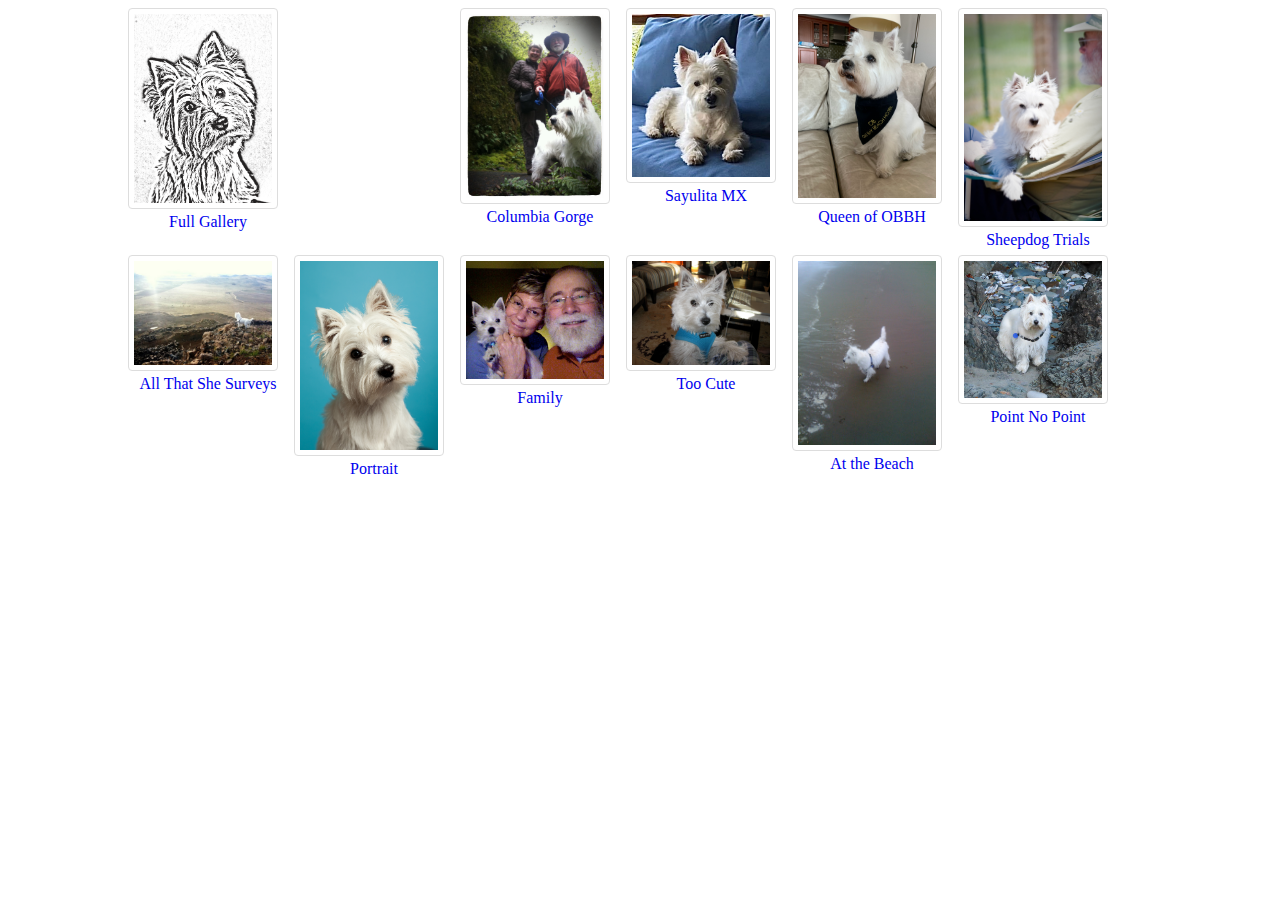
<file: index.html>
<!DOCTYPE html>
<html lang="en">
  <head>
    <meta charset="UTF-8">
    <meta name="viewport" content="width=device-width, initial-scale=1.0">
    <title>Photo Gallery 4</title>
    <link rel="stylesheet" href="style.css">
  </head>
  <body>
    <div class="gallery">
    	<figure>
				<a target="_self" href="PGFull.html">
    		<img src="images/ZoeyIcon.png" alt="Zoey Icon" />
        <figcaption>Full Gallery</figcaption>
      </figure>
      <figure>
				<a target="_self" href="images/ZoeyGorge.jpg">
      		<img src="images/ZoeyGorge.jpg" alt="Zoey Columbia River Gorge" />
        	<figcaption>Columbia Gorge</figcaption>
        </a>
      </figure>
      <figure>
				<a target="_self" href="images/ZoeySayulita.jpg">
      		<img src="images/ZoeySayulita.jpg" alt="Zoey in Sayulita" />
        	<figcaption>Sayulita MX</figcaption>
        </a>
      </figure>
      <figure>
				<a target="_self" href="images/ZoeyOBBH.jpg">
      		<img src="images/ZoeyOBBH.jpg" alt="Zoey at the Oak Bay Beach Hotel" />
        	<figcaption>Queen of OBBH</figcaption>
        </a>
      </figure>
      <figure>
				<a target="_self" href="images/ZoeySDT.jpg">
      		<img src="images/ZoeySDT.jpg" alt="Zoey at the Lacamas Valley Sheep-dog Trials" />
        	<figcaption>Sheepdog Trials</figcaption>
        </a>
      </figure>
      <figure>
				<a target="_self" href="images/ZoeyQueen.jpg">
      		<img src="images/ZoeyQueen.jpg" alt="Zoey: Queen of All that She Surveys" />
        	<figcaption>All That She Surveys</figcaption>
      	</a>
      </figure>
      <figure>
				<a target="_self" href="images/ZoeyHH.jpg">
      		<img src="images/ZoeyHH.jpg" alt="Zoey Hip Hound Portrait" />
        	<figcaption>Portrait</figcaption>
        </a>
      </figure>
      <figure>
				<a target="_self" href="images/ZoeyFamDamnly.jpg">
      		<img src="images/ZoeyFamDamnly.jpg" alt="Zoey and Family" />
        	<figcaption>Family</figcaption>
        </a>
      </figure>
      <figure>
				<a target="_self" href="images/ZoeyCute.jpg">
      		<img src="./images/ZoeyCute.jpg" alt="Zoey Cute" />
        	<figcaption>Too Cute</figcaption>
        </a>
      </figure>
      <figure>
				<a target="_self" href="images/ZoeyBeach.jpg">
      		<img src="images/ZoeyBeach.jpg" alt="Zoey Beach" />
        	<figcaption>At the Beach</figcaption>
        </a>
      </figure>
      <figure>
				<a target="_self" href="images/ZoeyPNP.jpg">
      		<img src="images/ZoeyPNP.jpg" alt="Zoey Point No Point" />
        	<figcaption>Point No Point</figcaption>
        	</a>	
    </div>  
  </body>
</html>
</file>
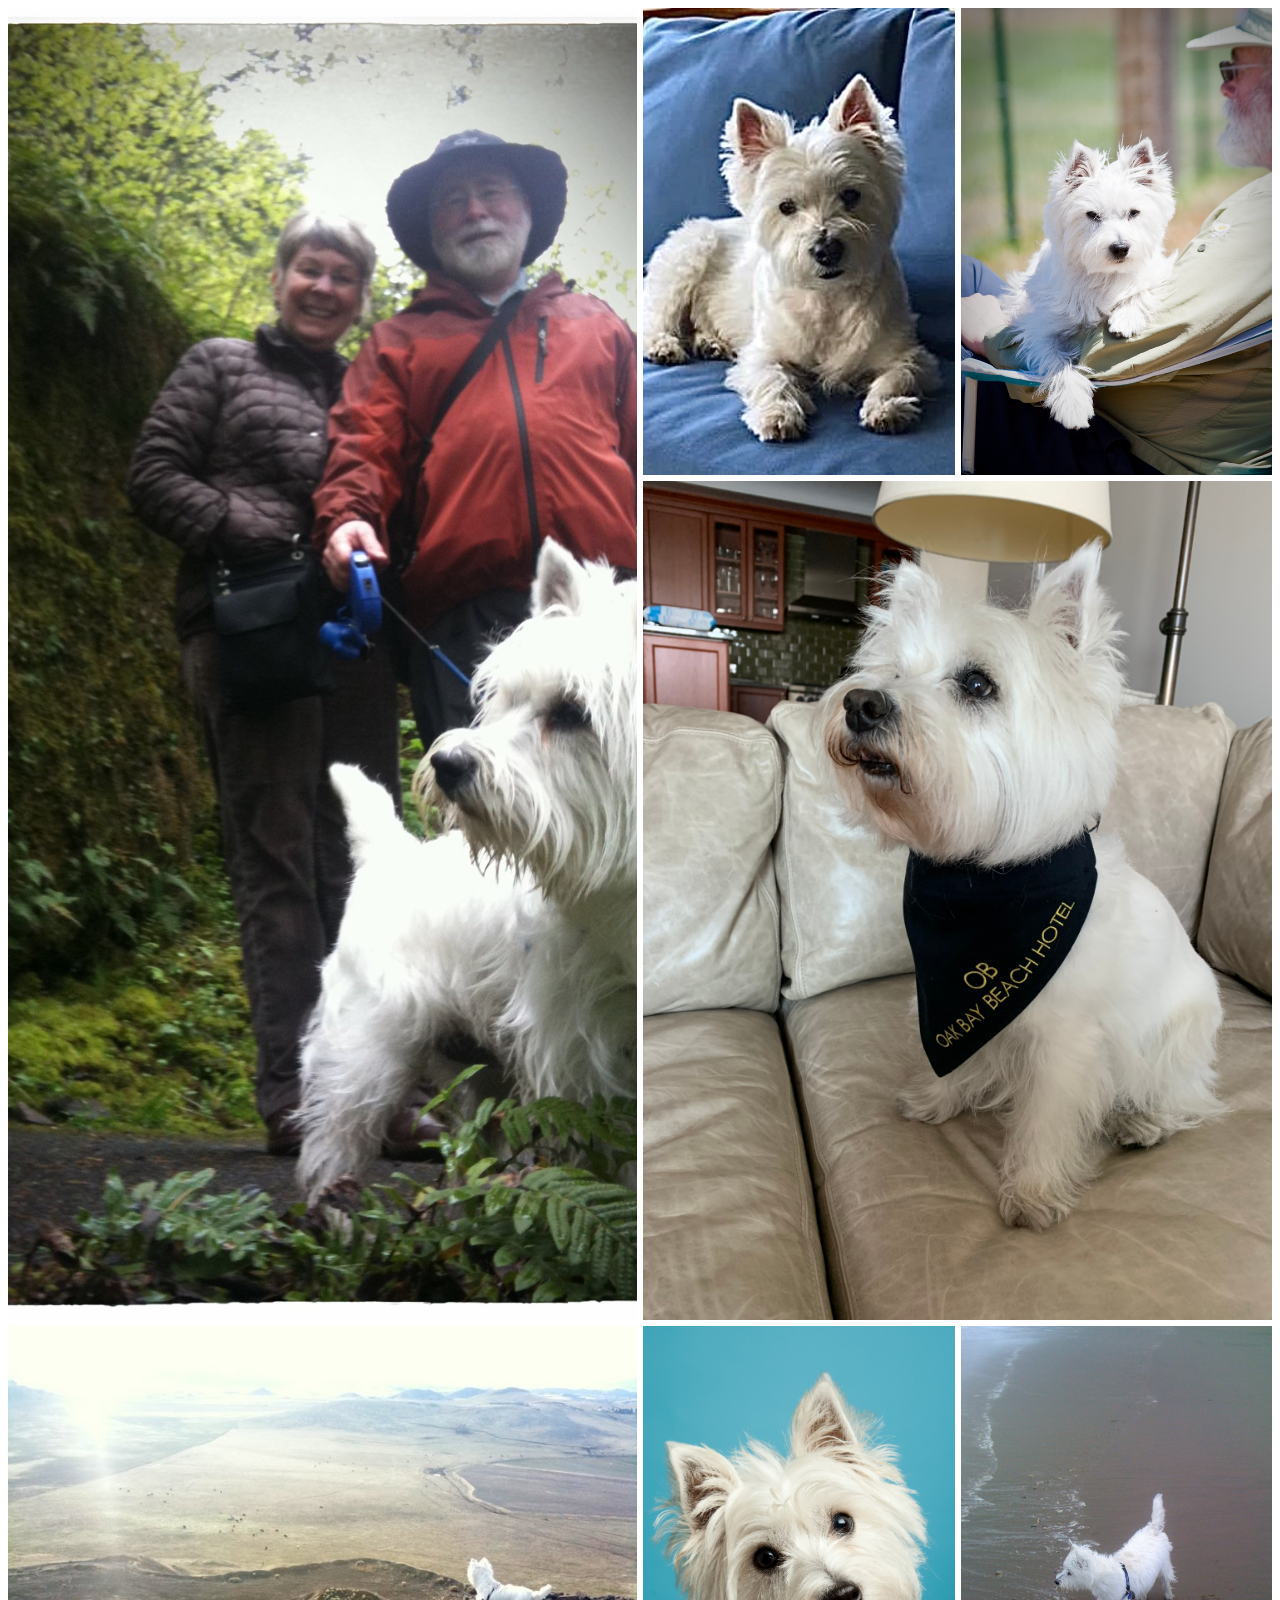
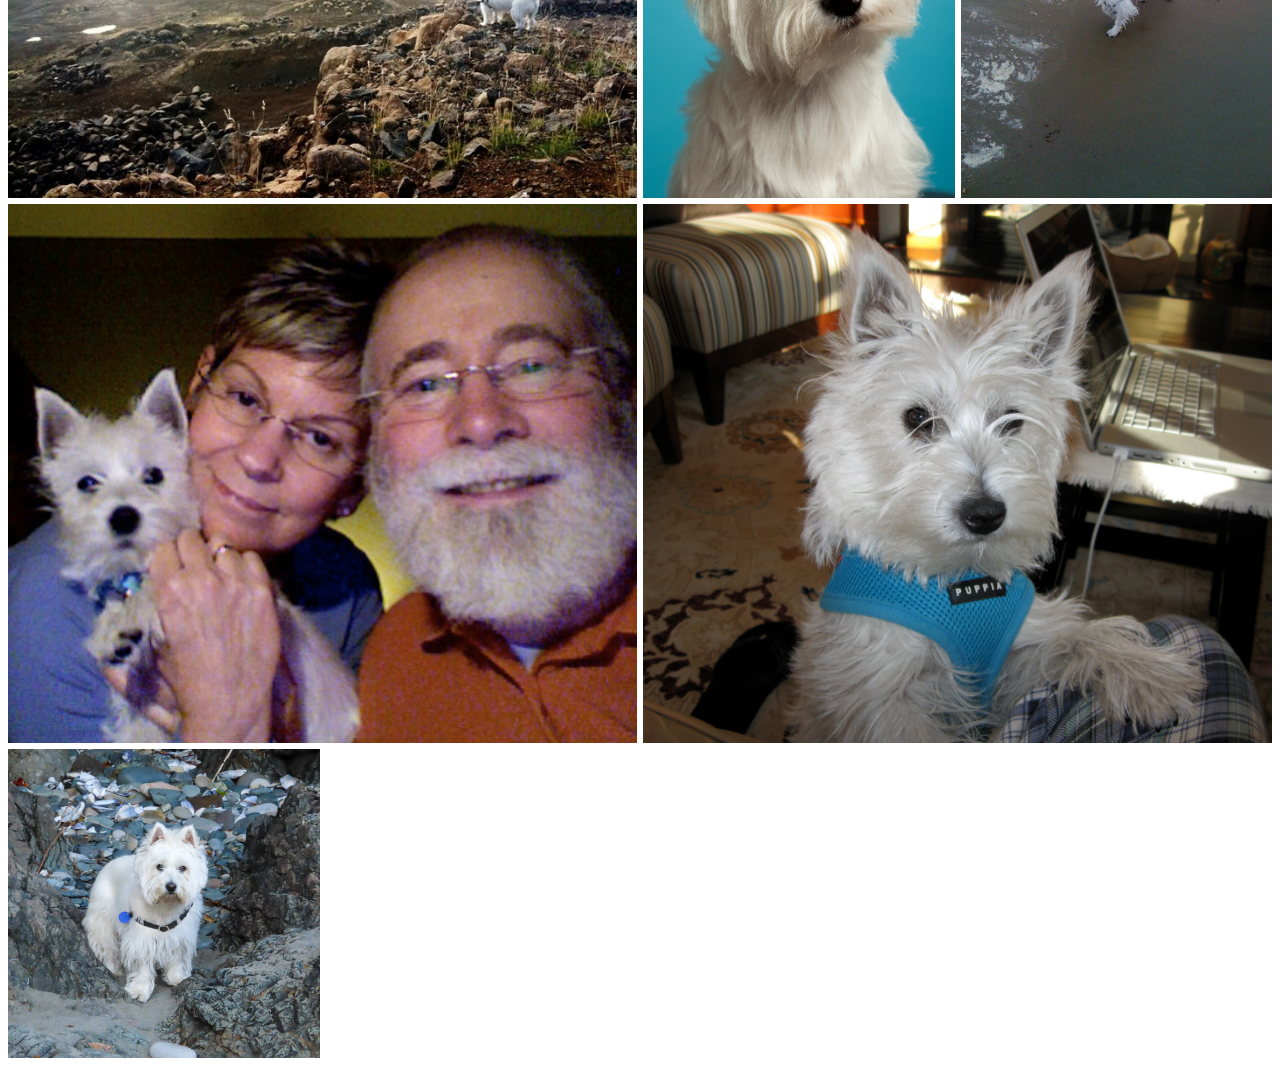
<file: PGFull.html>
<!DOCTYPE html>
<html lang="en">
  <head>
    <meta charset="UTF-8">
    <meta name="viewport" content="width=device-width, initial-scale=1.0">
    <title>PGFull</title>
    <link rel="stylesheet" href="PGFull.css">
  </head>
  <body>
    <div class="gallery">

      <img class="four-grid-cells"
        src="./images/ZoeyGorge.jpg" alt="Zoey Columbia River Gorge" />

      <img
        src="./images/ZoeySayulita.jpg" alt="Zoey in Sayulita" />

      <img class="wide-image"
        src="./images/ZoeyOBBH.jpg" alt="Zoey at the Oak Bay Beach Hotel" />

      <img
        src="./images/ZoeySDT.jpg" alt="Zoey at the Lacamas Valley Sheep-dog Trials" />

<!--      <img  -->
			<img class="wide-image"
        src="./images/ZoeyQueen.jpg" alt="Zoey: Queen of All that She Surveys" />

<!--      <img class="wide-image"  -->
			<img
        src="./images/ZoeyHH.jpg" alt="Zoey Hip Hound Portrait" />

<!--      <img  -->
      <img class="wide-image"
        src="./images/ZoeyFamDamnly.jpg" alt="Zoey and Family" />
        
      <img class="wide-image"
      	src="./images/ZoeyCute.jpg" alt="Zoey Too Cute" />
      	
      <img
      	src="./images/ZoeyBeach.jpg" alt="Zoey at the Beach" />
      	
      <img 
      	src="./images/ZoeyPNP.jpg" alt="Zoey at Point No Point" />

    </div>  
  </body>
</html>
</file>
<file: style.css>
/*PhotoGallery4*/

* {
  box-sizing: border-box;
}


.gallery {
  display: grid;
	width: 1024px;
	margin: auto;
	grid-template-columns: repeat(6, 160px);
  grid-auto-rows: auto;
  grid-auto-flow: dense;
  gap: 6px;
  
}

img {
	border: 1px solid #ddd;
	border-radius: 4px;
	padding: 5px;
	width: 150px;		
}

img:hover {
	box-shadow: 5px 5px 2px 1px rgba(0, 150, 150, 0.5);
}
	
figure {
	margin: 0;
}
	
figure figcaption {
	text-align: center;
}

figure a {
	text-decoration: none;
}
	
@media screen and (max-width: 1024px) {
	.gallery {
    grid-template-columns: repeat(5, 160px);
  }
}


@media screen and (max-width: 850px) {
	.gallery {
    grid-template-columns: repeat(4, 160px);
  }

@media screen and (max-width: 480px) {

	.gallery {
    grid-template-columns: 160px 160px;
  }
}
</file>
<file: PGFull.css>
.gallery {
    display: grid;
    grid-template-columns: repeat(4, 1fr);
    grid-auto-rows: auto;
    grid-auto-flow: dense;
    gap: 6px;
}

img {
    width: 100%;
    height: 100%;
    object-fit: cover;
}

img.four-grid-cells {
    grid-row: span 2 / auto;
    grid-column: span 2 / auto;
}

img.wide-image {
    grid-column: span 2 / auto;
}

@media screen and (max-width: 768px) {
   .gallery {
        grid-template-columns: 1fr 1fr;
    }
}

@media screen and (max-width: 480px) {

/* changes the grid layout to a single column */
    div.gallery {
        grid-template-columns: 1fr;
    }

/* resets the grid placement properties for 
the images spanning four grid cells */
    img.four-grid-cells {
        grid-row: auto;
        grid-column: auto;
    }

/* resets the grid placement properties for 
the images spanning two grid columns  */
    img.wide-image {
        grid-column: auto;
    }

}
</file>
